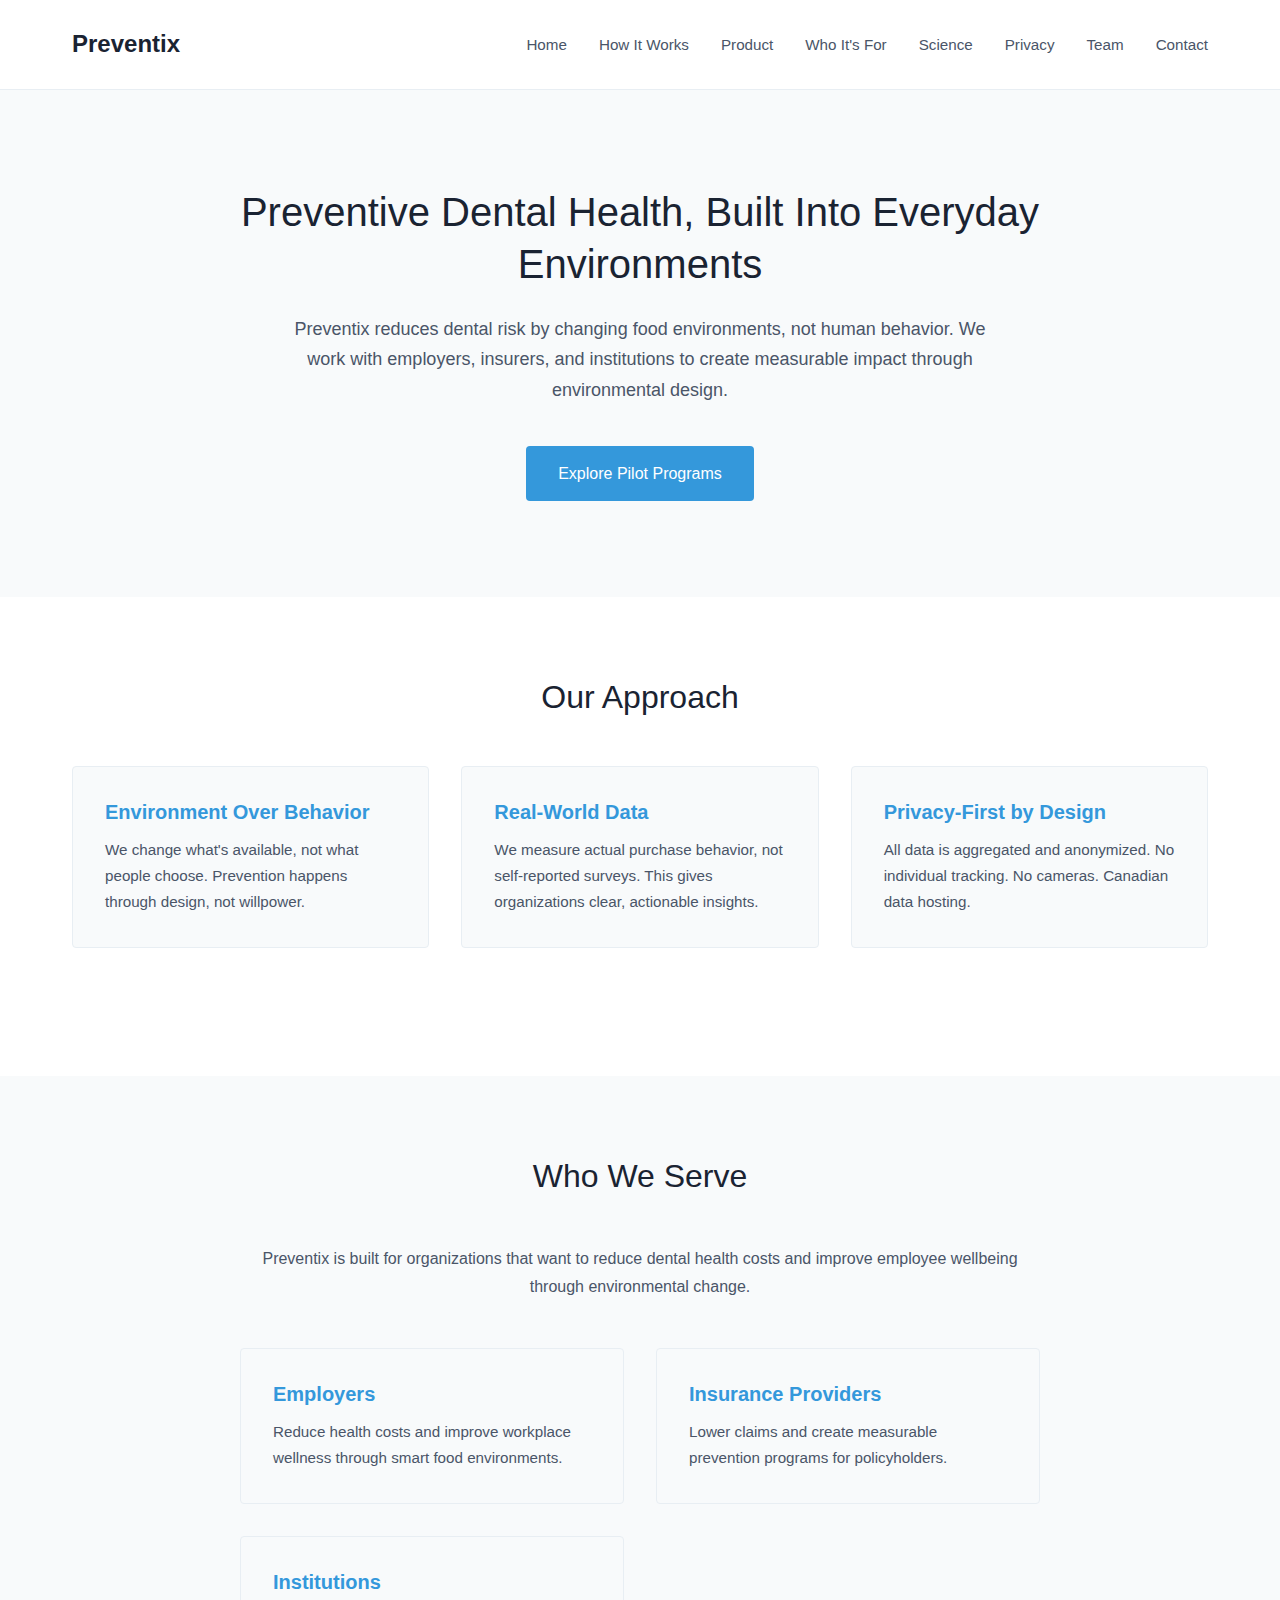
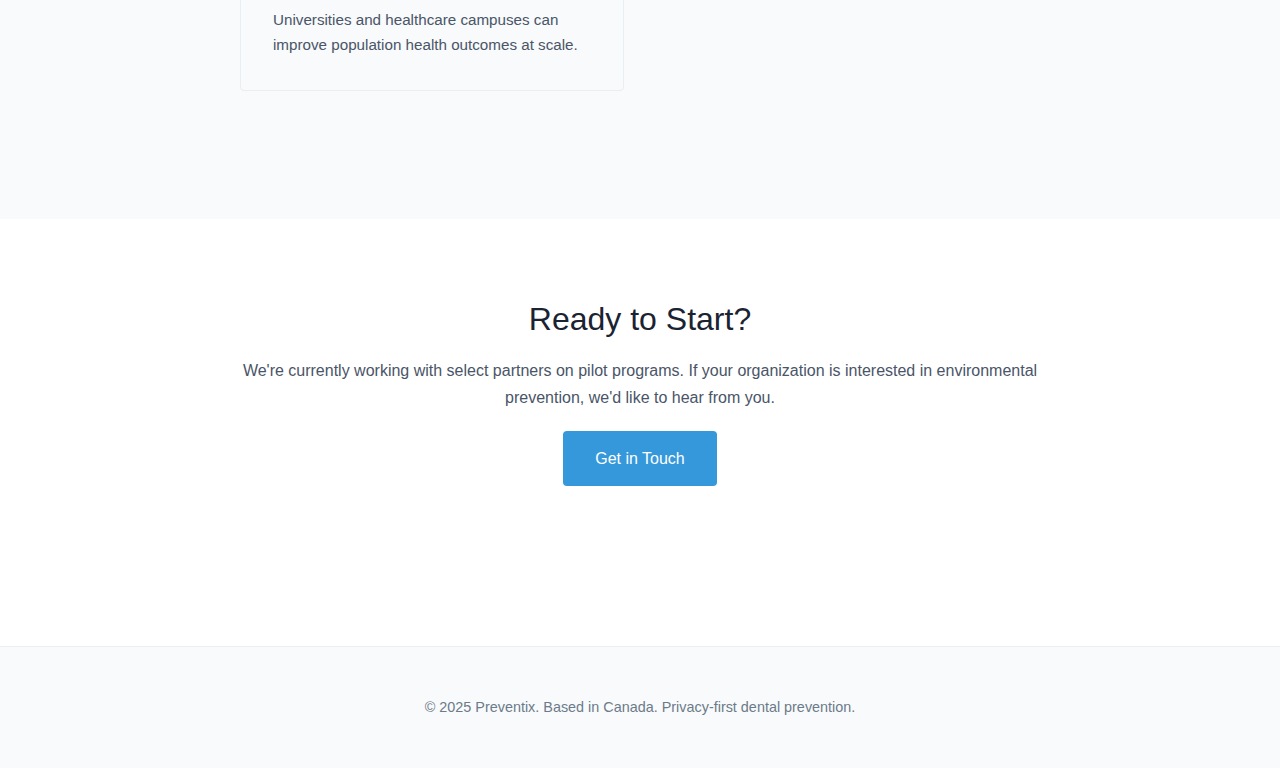
<file: index.html>
<!DOCTYPE html>
<html lang="en">
<head>
    <meta charset="UTF-8">
    <meta name="viewport" content="width=device-width, initial-scale=1.0">
    <title>Preventix - Preventive Dental Health for Organizations</title>
    <meta name="description" content="Preventix reduces dental risk by changing food environments. Built for employers, insurers, and institutions.">
    <link rel="stylesheet" href="css/styles.css">
</head>
<body>
    <header>
        <nav>
            <div class="logo">Preventix</div>
            <ul class="nav-links">
                <li><a href="index.html">Home</a></li>
                <li><a href="how-it-works.html">How It Works</a></li>
                <li><a href="product.html">Product</a></li>
                <li><a href="who-its-for.html">Who It's For</a></li>
                <li><a href="science.html">Science</a></li>
                <li><a href="privacy.html">Privacy</a></li>
                <li><a href="team.html">Team</a></li>
                <li><a href="contact.html">Contact</a></li>
            </ul>
        </nav>
    </header>

    <main>
        <section class="hero">
            <div class="container">
                <h1>Preventive Dental Health, Built Into Everyday Environments</h1>
                <p>Preventix reduces dental risk by changing food environments, not human behavior. We work with employers, insurers, and institutions to create measurable impact through environmental design.</p>
                <a href="contact.html" class="btn">Explore Pilot Programs</a>
            </div>
        </section>

        <section>
            <div class="container">
                <h2 class="section-title">Our Approach</h2>
                <div class="pillars">
                    <div class="pillar">
                        <h3>Environment Over Behavior</h3>
                        <p>We change what's available, not what people choose. Prevention happens through design, not willpower.</p>
                    </div>
                    <div class="pillar">
                        <h3>Real-World Data</h3>
                        <p>We measure actual purchase behavior, not self-reported surveys. This gives organizations clear, actionable insights.</p>
                    </div>
                    <div class="pillar">
                        <h3>Privacy-First by Design</h3>
                        <p>All data is aggregated and anonymized. No individual tracking. No cameras. Canadian data hosting.</p>
                    </div>
                </div>
            </div>
        </section>

        <section style="background-color: #f8fafb;">
            <div class="container">
                <div class="content-section">
                    <h2 class="section-title">Who We Serve</h2>
                    <p class="text-center">Preventix is built for organizations that want to reduce dental health costs and improve employee wellbeing through environmental change.</p>
                    <div class="pillars">
                        <div class="pillar">
                            <h3>Employers</h3>
                            <p>Reduce health costs and improve workplace wellness through smart food environments.</p>
                        </div>
                        <div class="pillar">
                            <h3>Insurance Providers</h3>
                            <p>Lower claims and create measurable prevention programs for policyholders.</p>
                        </div>
                        <div class="pillar">
                            <h3>Institutions</h3>
                            <p>Universities and healthcare campuses can improve population health outcomes at scale.</p>
                        </div>
                    </div>
                </div>
            </div>
        </section>

        <section>
            <div class="container">
                <div class="content-section text-center">
                    <h2>Ready to Start?</h2>
                    <p>We're currently working with select partners on pilot programs. If your organization is interested in environmental prevention, we'd like to hear from you.</p>
                    <a href="contact.html" class="btn">Get in Touch</a>
                </div>
            </div>
        </section>
    </main>

    <footer>
        <div class="container">
            <p>&copy; 2025 Preventix. Based in Canada. Privacy-first dental prevention.</p>
        </div>
    </footer>
</body>
</html>
</file>
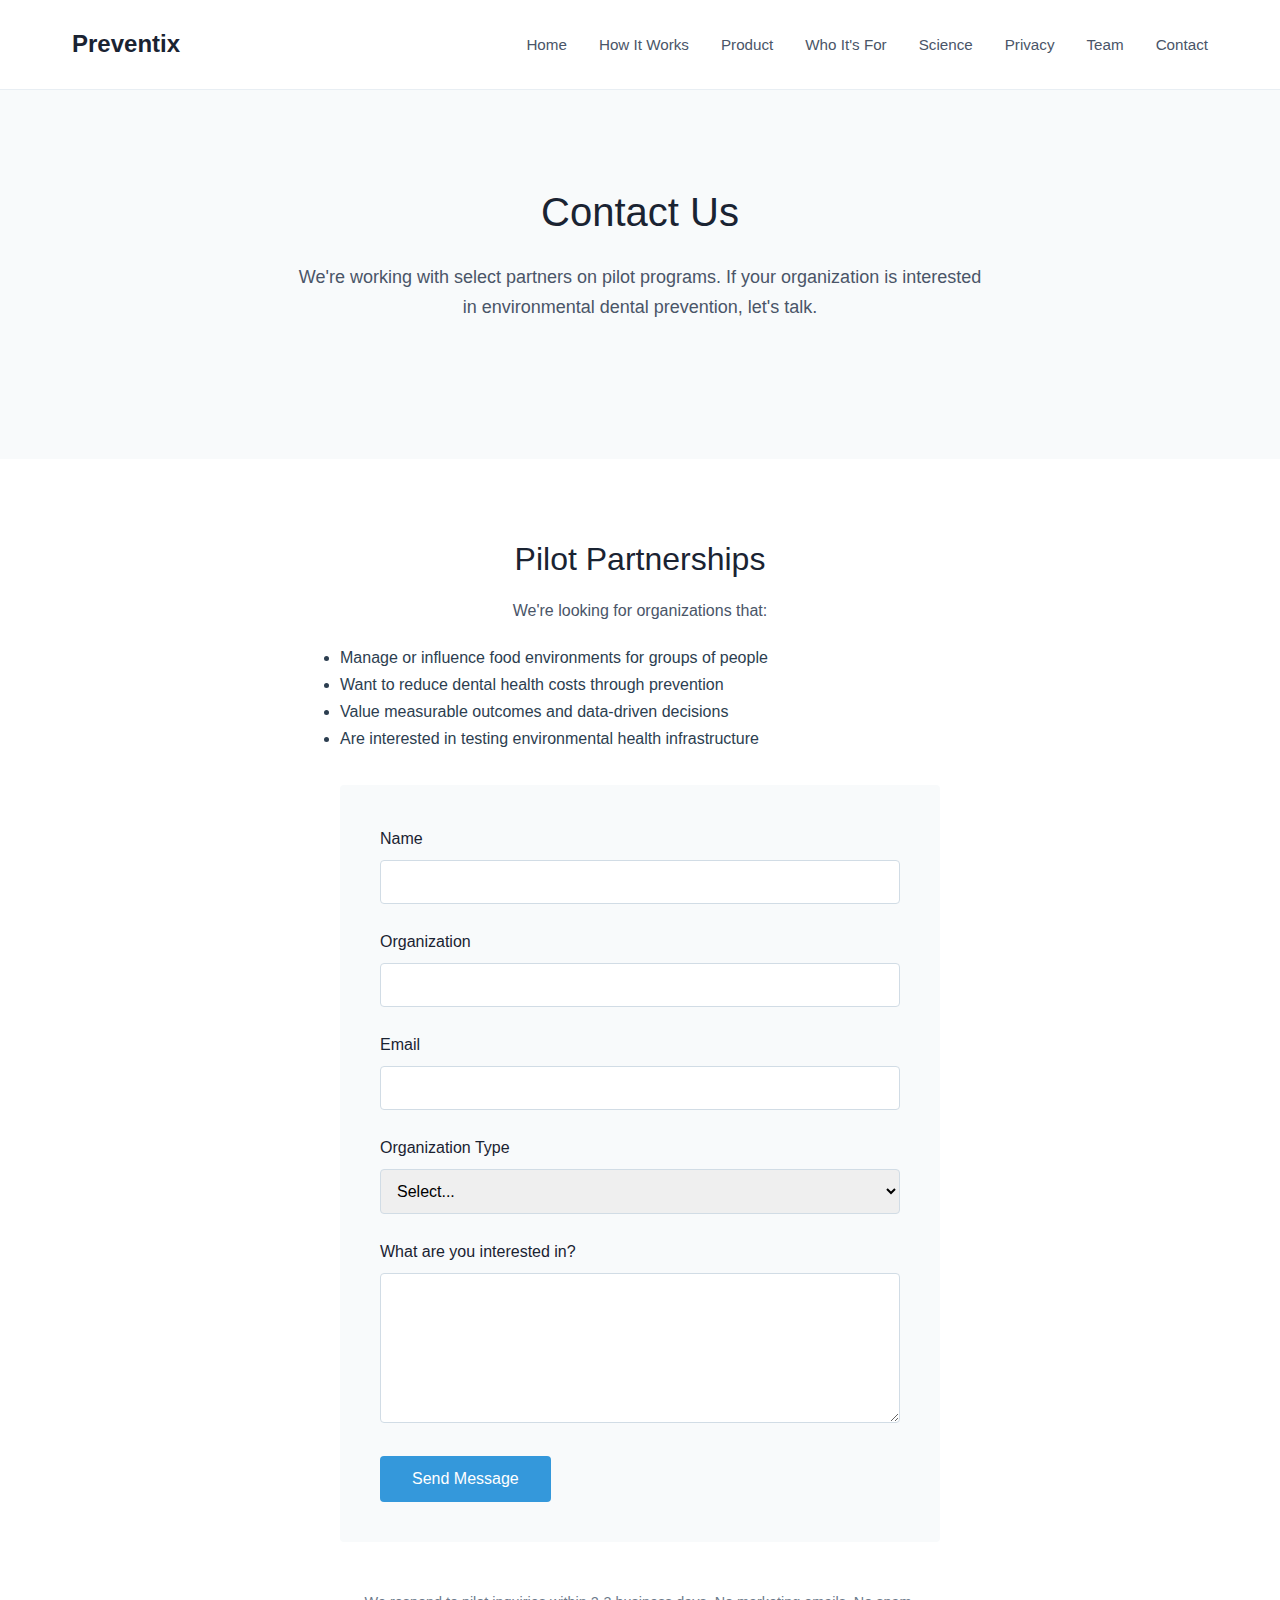
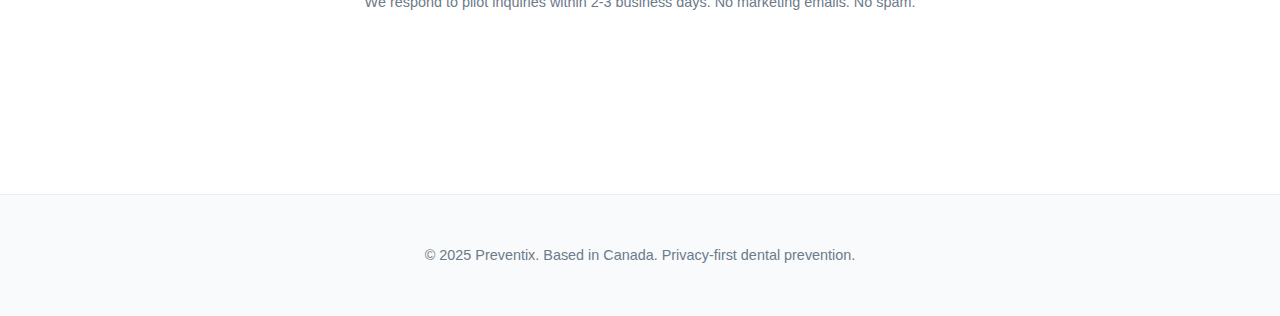
<file: contact.html>
<!DOCTYPE html>
<html lang="en">
<head>
    <meta charset="UTF-8">
    <meta name="viewport" content="width=device-width, initial-scale=1.0">
    <title>Contact - Preventix</title>
    <meta name="description" content="Get in touch to discuss pilot programs and partnership opportunities.">
    <link rel="stylesheet" href="css/styles.css">
</head>
<body>
    <header>
        <nav>
            <div class="logo">Preventix</div>
            <ul class="nav-links">
                <li><a href="index.html">Home</a></li>
                <li><a href="how-it-works.html">How It Works</a></li>
                <li><a href="product.html">Product</a></li>
                <li><a href="who-its-for.html">Who It's For</a></li>
                <li><a href="science.html">Science</a></li>
                <li><a href="privacy.html">Privacy</a></li>
                <li><a href="team.html">Team</a></li>
                <li><a href="contact.html">Contact</a></li>
            </ul>
        </nav>
    </header>

    <main>
        <section class="hero">
            <div class="container">
                <h1>Contact Us</h1>
                <p>We're working with select partners on pilot programs. If your organization is interested in environmental dental prevention, let's talk.</p>
            </div>
        </section>

        <section>
            <div class="container">
                <div class="content-section">
                    <h2 class="text-center">Pilot Partnerships</h2>
                    <p class="text-center">We're looking for organizations that:</p>
                    <ul style="max-width: 600px; margin: 0 auto 2rem;">
                        <li>Manage or influence food environments for groups of people</li>
                        <li>Want to reduce dental health costs through prevention</li>
                        <li>Value measurable outcomes and data-driven decisions</li>
                        <li>Are interested in testing environmental health infrastructure</li>
                    </ul>

                    <form class="contact-form" action="#" method="post">
                        <div class="form-group">
                            <label for="name">Name</label>
                            <input type="text" id="name" name="name" required>
                        </div>

                        <div class="form-group">
                            <label for="organization">Organization</label>
                            <input type="text" id="organization" name="organization" required>
                        </div>

                        <div class="form-group">
                            <label for="email">Email</label>
                            <input type="email" id="email" name="email" required>
                        </div>

                        <div class="form-group">
                            <label for="organization-type">Organization Type</label>
                            <select id="organization-type" name="organization-type" required style="width: 100%; padding: 0.75rem; border: 1px solid #d1dce5; border-radius: 4px; font-family: inherit; font-size: 1rem;">
                                <option value="">Select...</option>
                                <option value="employer">Employer</option>
                                <option value="insurance">Insurance Provider</option>
                                <option value="university">University / Educational Institution</option>
                                <option value="healthcare">Healthcare Campus</option>
                                <option value="other">Other</option>
                            </select>
                        </div>

                        <div class="form-group">
                            <label for="message">What are you interested in?</label>
                            <textarea id="message" name="message" required></textarea>
                        </div>

                        <button type="submit" class="btn">Send Message</button>
                    </form>

                    <div class="mt-3 text-center">
                        <p style="color: #6c7a8a; font-size: 0.9rem;">We respond to pilot inquiries within 2-3 business days. No marketing emails. No spam.</p>
                    </div>
                </div>
            </div>
        </section>
    </main>

    <footer>
        <div class="container">
            <p>&copy; 2025 Preventix. Based in Canada. Privacy-first dental prevention.</p>
        </div>
    </footer>
</body>
</html>
</file>
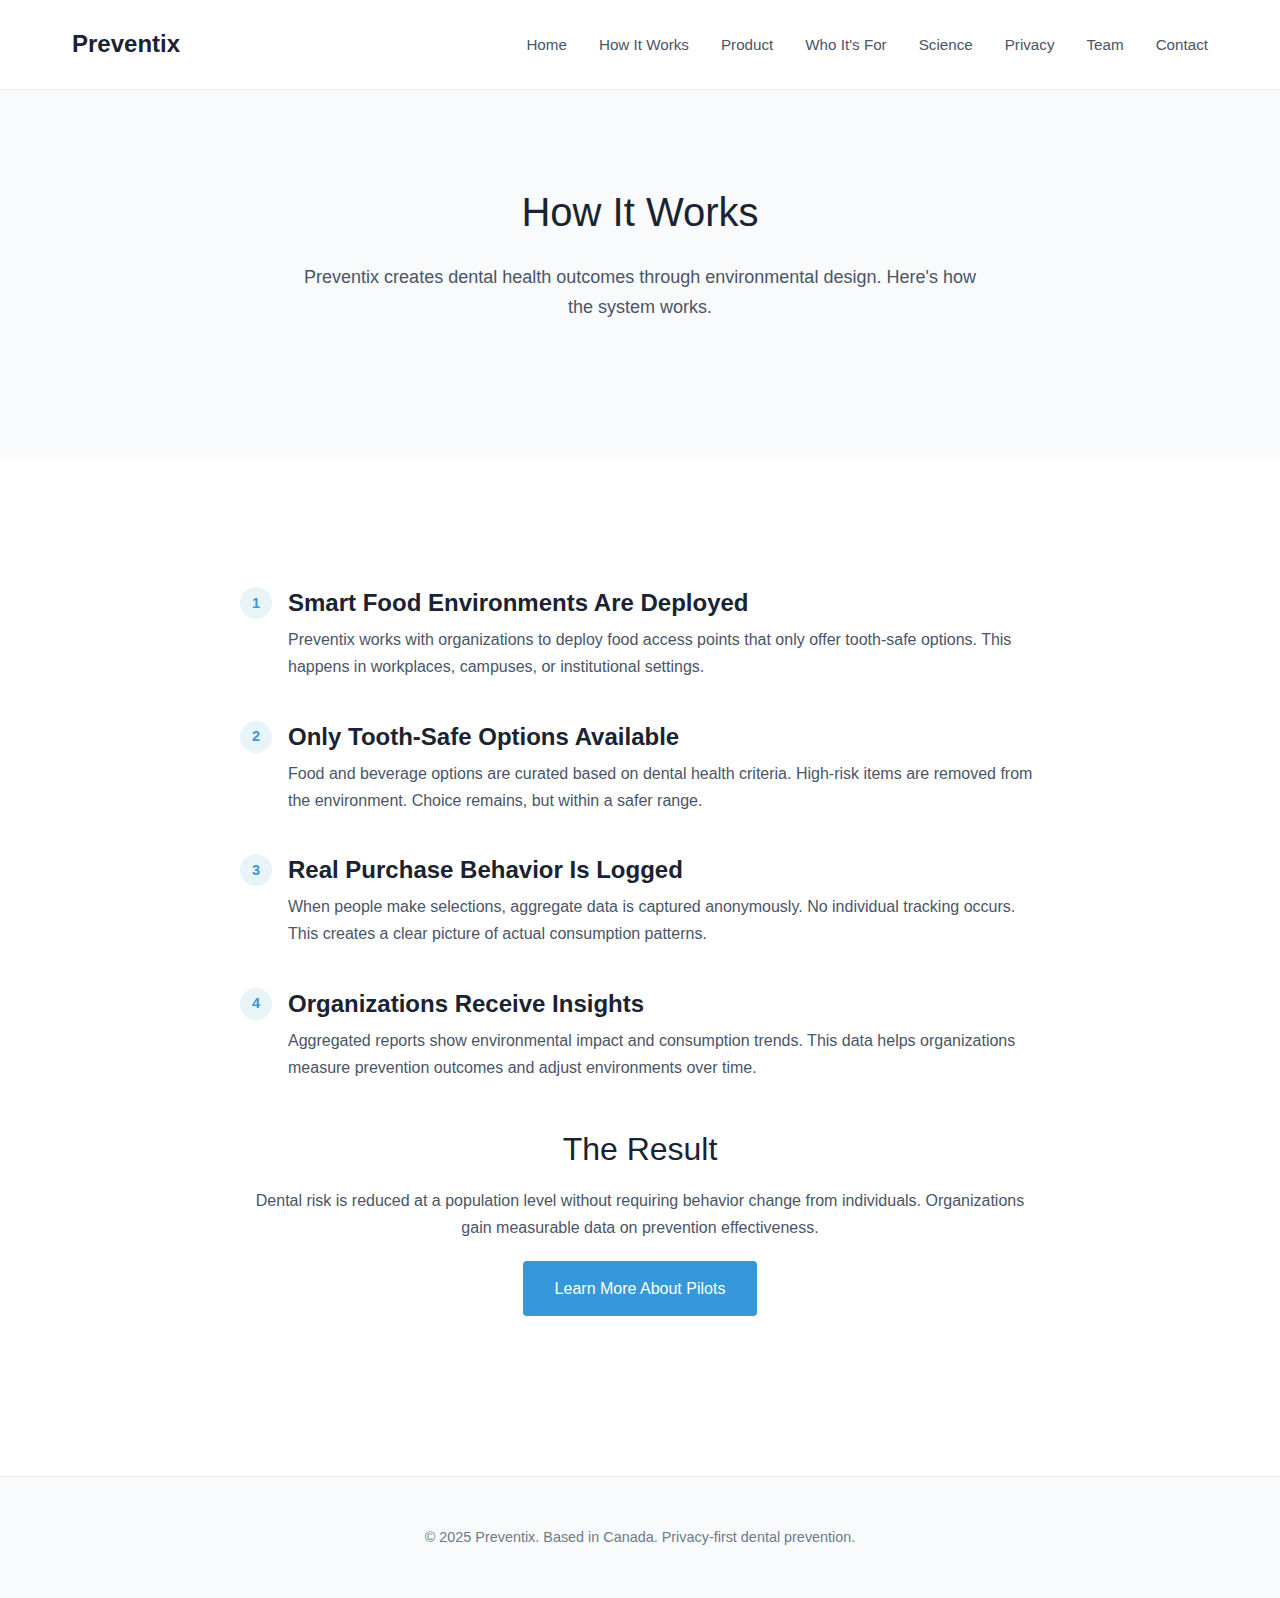
<file: how-it-works.html>
<!DOCTYPE html>
<html lang="en">
<head>
    <meta charset="UTF-8">
    <meta name="viewport" content="width=device-width, initial-scale=1.0">
    <title>How It Works - Preventix</title>
    <meta name="description" content="Learn how Preventix creates preventive dental health environments.">
    <link rel="stylesheet" href="css/styles.css">
</head>
<body>
    <header>
        <nav>
            <div class="logo">Preventix</div>
            <ul class="nav-links">
                <li><a href="index.html">Home</a></li>
                <li><a href="how-it-works.html">How It Works</a></li>
                <li><a href="product.html">Product</a></li>
                <li><a href="who-its-for.html">Who It's For</a></li>
                <li><a href="science.html">Science</a></li>
                <li><a href="privacy.html">Privacy</a></li>
                <li><a href="team.html">Team</a></li>
                <li><a href="contact.html">Contact</a></li>
            </ul>
        </nav>
    </header>

    <main>
        <section class="hero">
            <div class="container">
                <h1>How It Works</h1>
                <p>Preventix creates dental health outcomes through environmental design. Here's how the system works.</p>
            </div>
        </section>

        <section>
            <div class="container">
                <div class="content-section">
                    <div class="steps">
                        <div class="step" data-number="1">
                            <h3>Smart Food Environments Are Deployed</h3>
                            <p>Preventix works with organizations to deploy food access points that only offer tooth-safe options. This happens in workplaces, campuses, or institutional settings.</p>
                        </div>

                        <div class="step" data-number="2">
                            <h3>Only Tooth-Safe Options Available</h3>
                            <p>Food and beverage options are curated based on dental health criteria. High-risk items are removed from the environment. Choice remains, but within a safer range.</p>
                        </div>

                        <div class="step" data-number="3">
                            <h3>Real Purchase Behavior Is Logged</h3>
                            <p>When people make selections, aggregate data is captured anonymously. No individual tracking occurs. This creates a clear picture of actual consumption patterns.</p>
                        </div>

                        <div class="step" data-number="4">
                            <h3>Organizations Receive Insights</h3>
                            <p>Aggregated reports show environmental impact and consumption trends. This data helps organizations measure prevention outcomes and adjust environments over time.</p>
                        </div>
                    </div>

                    <div class="mt-3 text-center">
                        <h2>The Result</h2>
                        <p>Dental risk is reduced at a population level without requiring behavior change from individuals. Organizations gain measurable data on prevention effectiveness.</p>
                        <a href="contact.html" class="btn">Learn More About Pilots</a>
                    </div>
                </div>
            </div>
        </section>
    </main>

    <footer>
        <div class="container">
            <p>&copy; 2025 Preventix. Based in Canada. Privacy-first dental prevention.</p>
        </div>
    </footer>
</body>
</html>
</file>
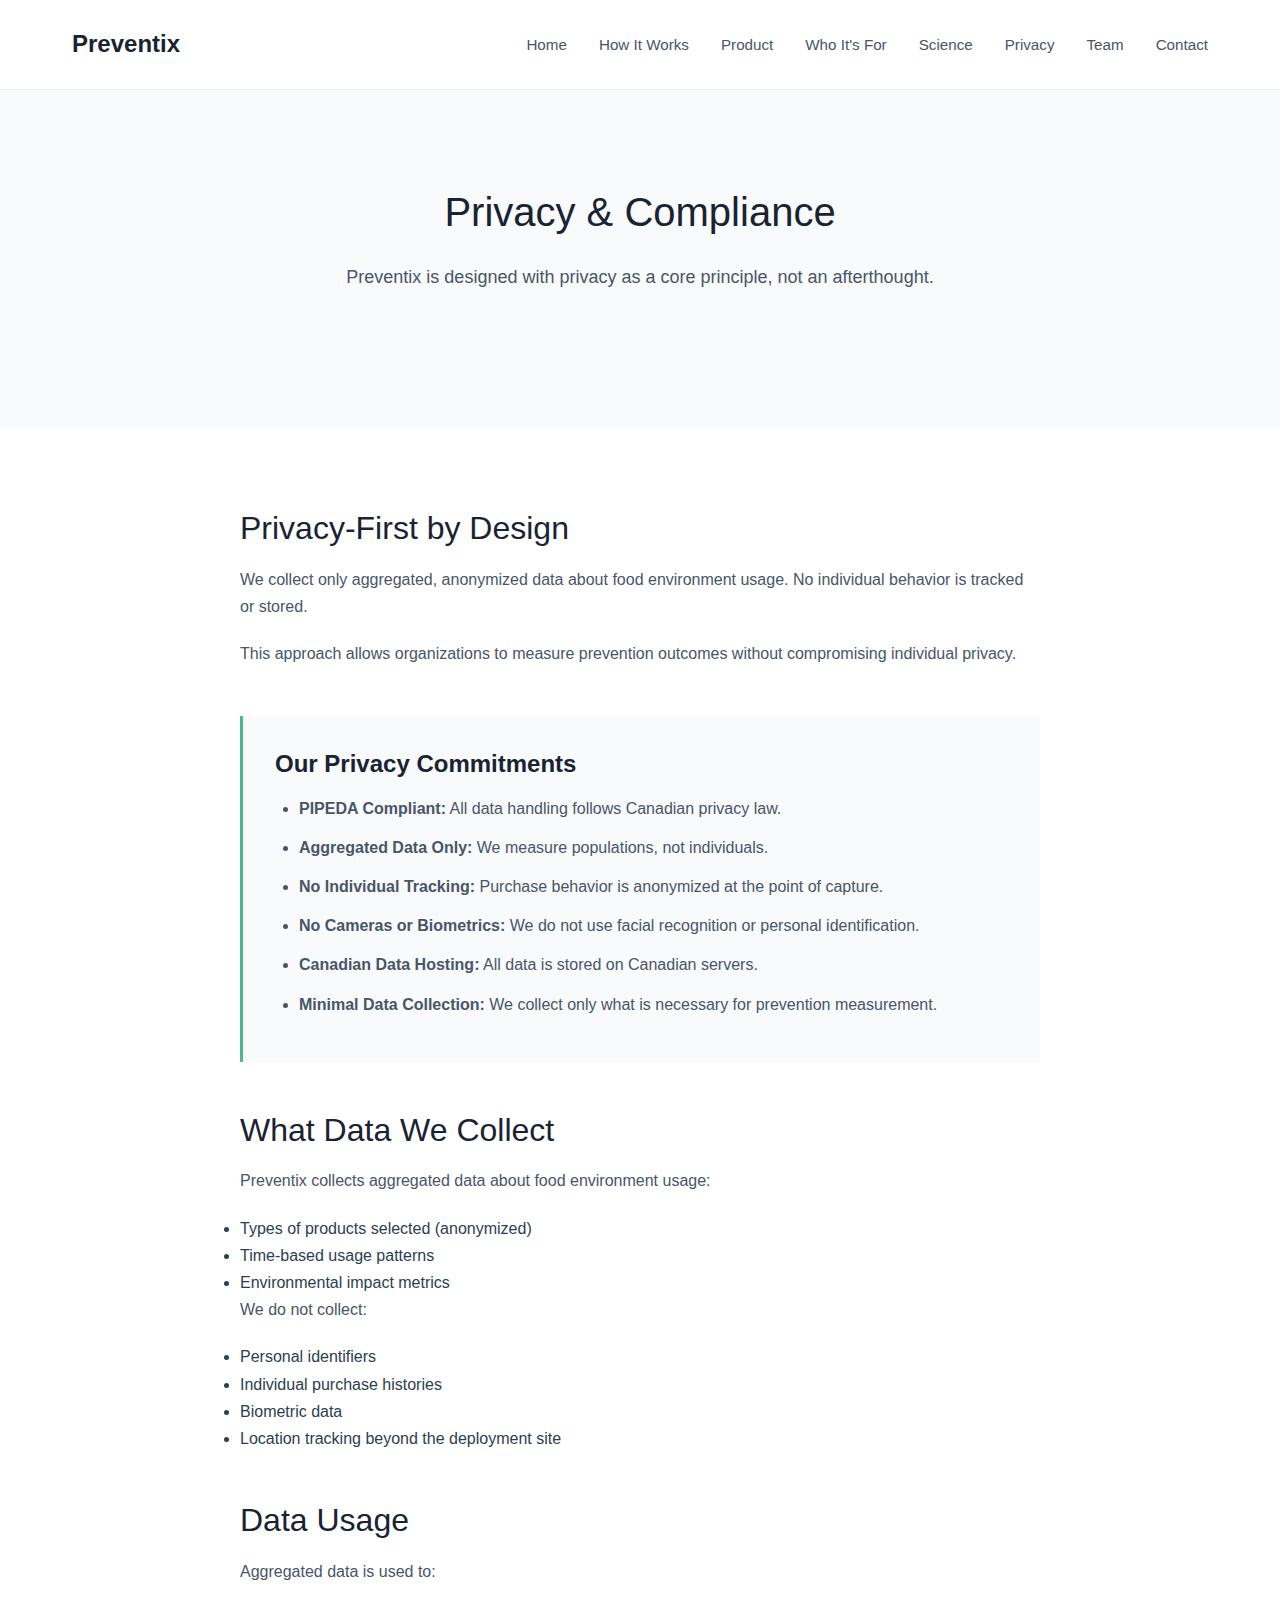
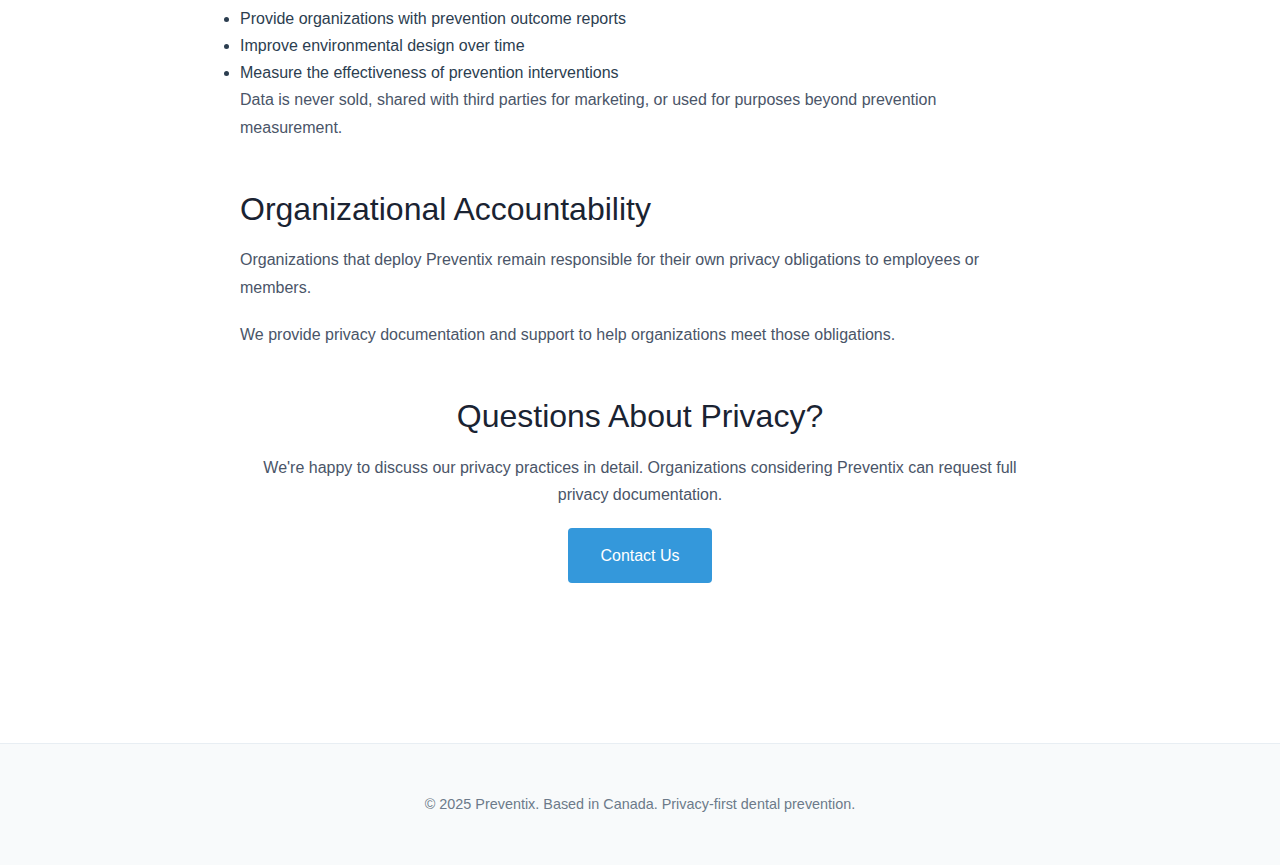
<file: privacy.html>
<!DOCTYPE html>
<html lang="en">
<head>
    <meta charset="UTF-8">
    <meta name="viewport" content="width=device-width, initial-scale=1.0">
    <title>Privacy & Compliance - Preventix</title>
    <meta name="description" content="Privacy-first data practices and Canadian compliance standards.">
    <link rel="stylesheet" href="css/styles.css">
</head>
<body>
    <header>
        <nav>
            <div class="logo">Preventix</div>
            <ul class="nav-links">
                <li><a href="index.html">Home</a></li>
                <li><a href="how-it-works.html">How It Works</a></li>
                <li><a href="product.html">Product</a></li>
                <li><a href="who-its-for.html">Who It's For</a></li>
                <li><a href="science.html">Science</a></li>
                <li><a href="privacy.html">Privacy</a></li>
                <li><a href="team.html">Team</a></li>
                <li><a href="contact.html">Contact</a></li>
            </ul>
        </nav>
    </header>

    <main>
        <section class="hero">
            <div class="container">
                <h1>Privacy & Compliance</h1>
                <p>Preventix is designed with privacy as a core principle, not an afterthought.</p>
            </div>
        </section>

        <section>
            <div class="container">
                <div class="content-section">
                    <h2>Privacy-First by Design</h2>
                    <p>We collect only aggregated, anonymized data about food environment usage. No individual behavior is tracked or stored.</p>
                    <p>This approach allows organizations to measure prevention outcomes without compromising individual privacy.</p>

                    <div class="privacy-features mt-3">
                        <h3>Our Privacy Commitments</h3>
                        <ul>
                            <li><strong>PIPEDA Compliant:</strong> All data handling follows Canadian privacy law.</li>
                            <li><strong>Aggregated Data Only:</strong> We measure populations, not individuals.</li>
                            <li><strong>No Individual Tracking:</strong> Purchase behavior is anonymized at the point of capture.</li>
                            <li><strong>No Cameras or Biometrics:</strong> We do not use facial recognition or personal identification.</li>
                            <li><strong>Canadian Data Hosting:</strong> All data is stored on Canadian servers.</li>
                            <li><strong>Minimal Data Collection:</strong> We collect only what is necessary for prevention measurement.</li>
                        </ul>
                    </div>

                    <div class="mt-3">
                        <h2>What Data We Collect</h2>
                        <p>Preventix collects aggregated data about food environment usage:</p>
                        <ul>
                            <li>Types of products selected (anonymized)</li>
                            <li>Time-based usage patterns</li>
                            <li>Environmental impact metrics</li>
                        </ul>
                        <p>We do not collect:</p>
                        <ul>
                            <li>Personal identifiers</li>
                            <li>Individual purchase histories</li>
                            <li>Biometric data</li>
                            <li>Location tracking beyond the deployment site</li>
                        </ul>
                    </div>

                    <div class="mt-3">
                        <h2>Data Usage</h2>
                        <p>Aggregated data is used to:</p>
                        <ul>
                            <li>Provide organizations with prevention outcome reports</li>
                            <li>Improve environmental design over time</li>
                            <li>Measure the effectiveness of prevention interventions</li>
                        </ul>
                        <p>Data is never sold, shared with third parties for marketing, or used for purposes beyond prevention measurement.</p>
                    </div>

                    <div class="mt-3">
                        <h2>Organizational Accountability</h2>
                        <p>Organizations that deploy Preventix remain responsible for their own privacy obligations to employees or members.</p>
                        <p>We provide privacy documentation and support to help organizations meet those obligations.</p>
                    </div>

                    <div class="mt-3 text-center">
                        <h2>Questions About Privacy?</h2>
                        <p>We're happy to discuss our privacy practices in detail. Organizations considering Preventix can request full privacy documentation.</p>
                        <a href="contact.html" class="btn">Contact Us</a>
                    </div>
                </div>
            </div>
        </section>
    </main>

    <footer>
        <div class="container">
            <p>&copy; 2025 Preventix. Based in Canada. Privacy-first dental prevention.</p>
        </div>
    </footer>
</body>
</html>
</file>
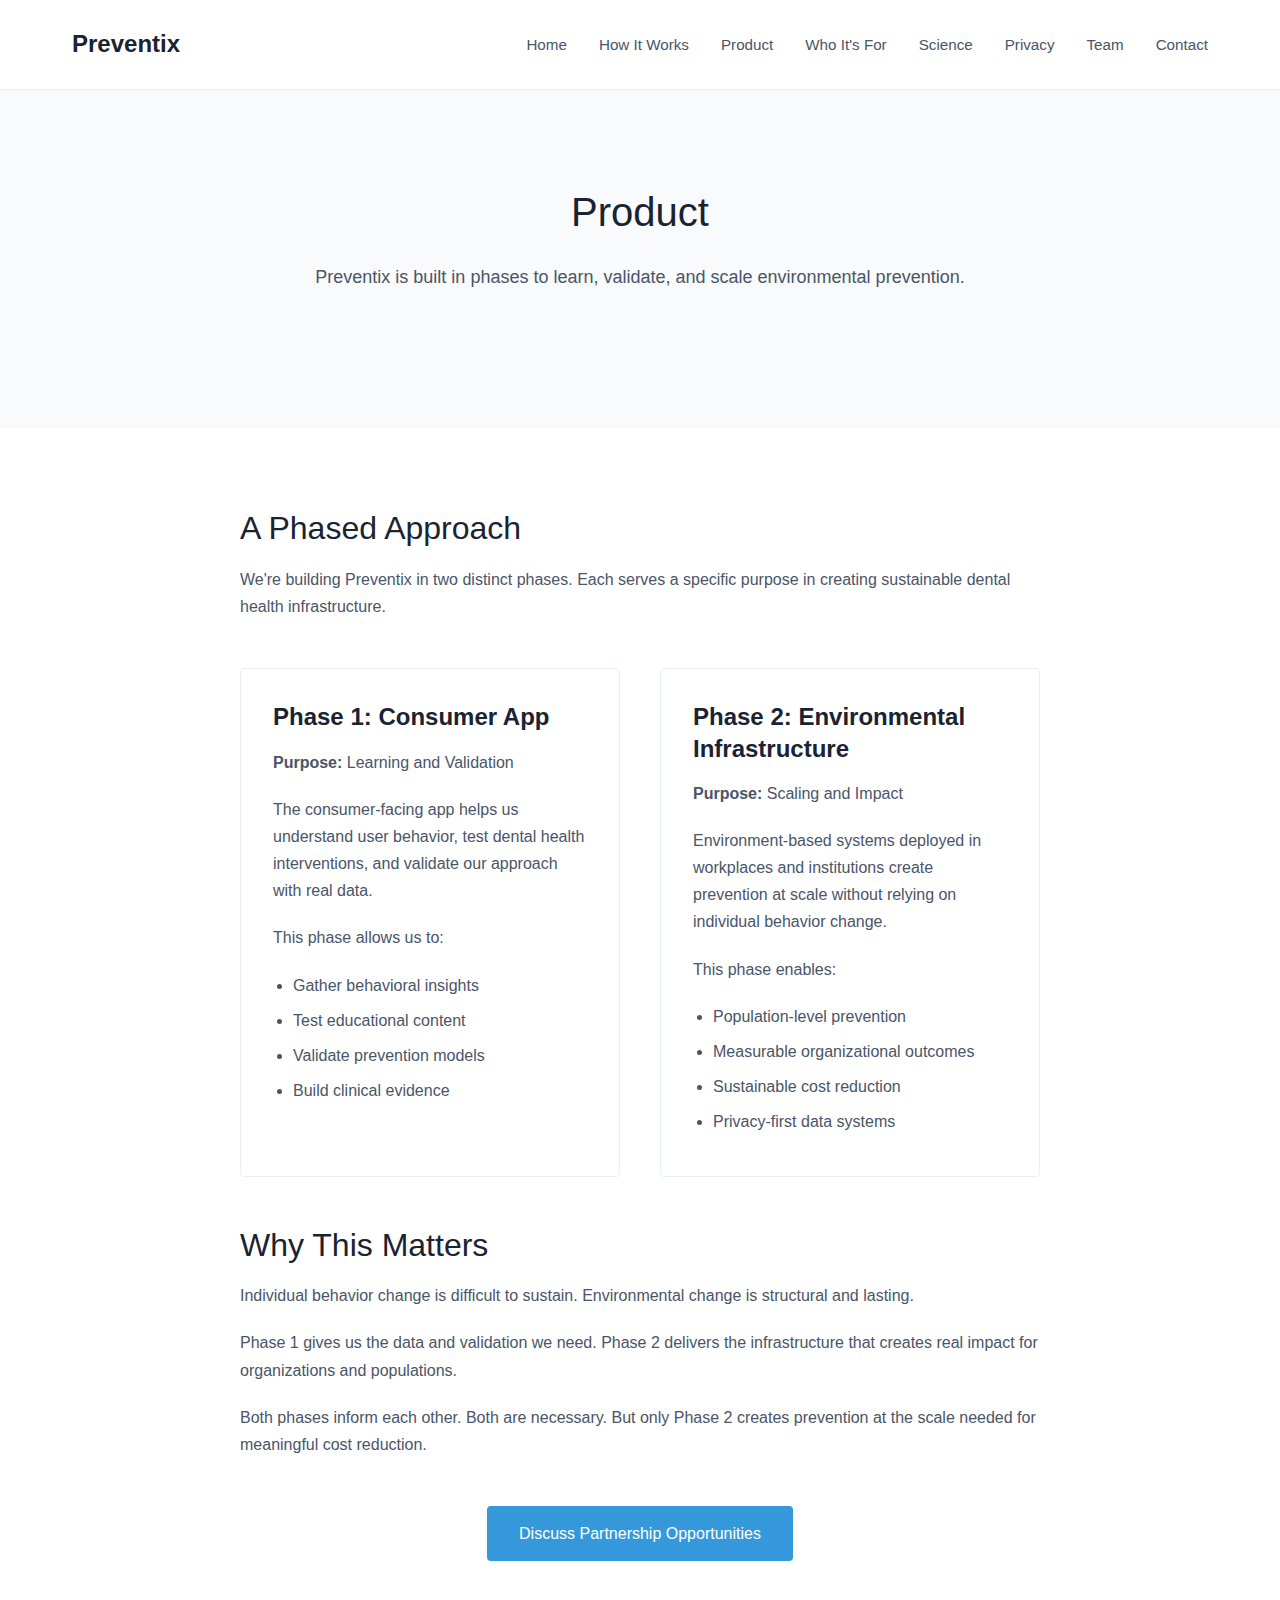
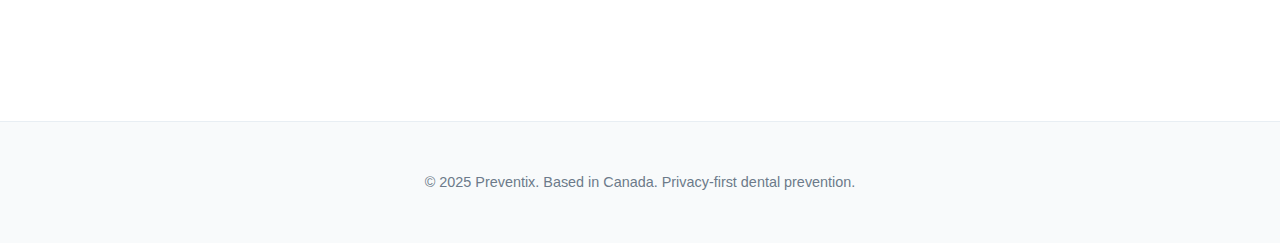
<file: product.html>
<!DOCTYPE html>
<html lang="en">
<head>
    <meta charset="UTF-8">
    <meta name="viewport" content="width=device-width, initial-scale=1.0">
    <title>Product - Preventix</title>
    <meta name="description" content="Preventix product development: from consumer learning to environmental infrastructure.">
    <link rel="stylesheet" href="css/styles.css">
</head>
<body>
    <header>
        <nav>
            <div class="logo">Preventix</div>
            <ul class="nav-links">
                <li><a href="index.html">Home</a></li>
                <li><a href="how-it-works.html">How It Works</a></li>
                <li><a href="product.html">Product</a></li>
                <li><a href="who-its-for.html">Who It's For</a></li>
                <li><a href="science.html">Science</a></li>
                <li><a href="privacy.html">Privacy</a></li>
                <li><a href="team.html">Team</a></li>
                <li><a href="contact.html">Contact</a></li>
            </ul>
        </nav>
    </header>

    <main>
        <section class="hero">
            <div class="container">
                <h1>Product</h1>
                <p>Preventix is built in phases to learn, validate, and scale environmental prevention.</p>
            </div>
        </section>

        <section>
            <div class="container">
                <div class="content-section">
                    <h2>A Phased Approach</h2>
                    <p>We're building Preventix in two distinct phases. Each serves a specific purpose in creating sustainable dental health infrastructure.</p>

                    <div class="segments">
                        <div class="segment">
                            <h3>Phase 1: Consumer App</h3>
                            <p><strong>Purpose:</strong> Learning and Validation</p>
                            <p>The consumer-facing app helps us understand user behavior, test dental health interventions, and validate our approach with real data.</p>
                            <p>This phase allows us to:</p>
                            <ul>
                                <li>Gather behavioral insights</li>
                                <li>Test educational content</li>
                                <li>Validate prevention models</li>
                                <li>Build clinical evidence</li>
                            </ul>
                        </div>

                        <div class="segment">
                            <h3>Phase 2: Environmental Infrastructure</h3>
                            <p><strong>Purpose:</strong> Scaling and Impact</p>
                            <p>Environment-based systems deployed in workplaces and institutions create prevention at scale without relying on individual behavior change.</p>
                            <p>This phase enables:</p>
                            <ul>
                                <li>Population-level prevention</li>
                                <li>Measurable organizational outcomes</li>
                                <li>Sustainable cost reduction</li>
                                <li>Privacy-first data systems</li>
                            </ul>
                        </div>
                    </div>

                    <div class="mt-3">
                        <h2>Why This Matters</h2>
                        <p>Individual behavior change is difficult to sustain. Environmental change is structural and lasting.</p>
                        <p>Phase 1 gives us the data and validation we need. Phase 2 delivers the infrastructure that creates real impact for organizations and populations.</p>
                        <p>Both phases inform each other. Both are necessary. But only Phase 2 creates prevention at the scale needed for meaningful cost reduction.</p>
                    </div>

                    <div class="mt-3 text-center">
                        <a href="contact.html" class="btn">Discuss Partnership Opportunities</a>
                    </div>
                </div>
            </div>
        </section>
    </main>

    <footer>
        <div class="container">
            <p>&copy; 2025 Preventix. Based in Canada. Privacy-first dental prevention.</p>
        </div>
    </footer>
</body>
</html>
</file>
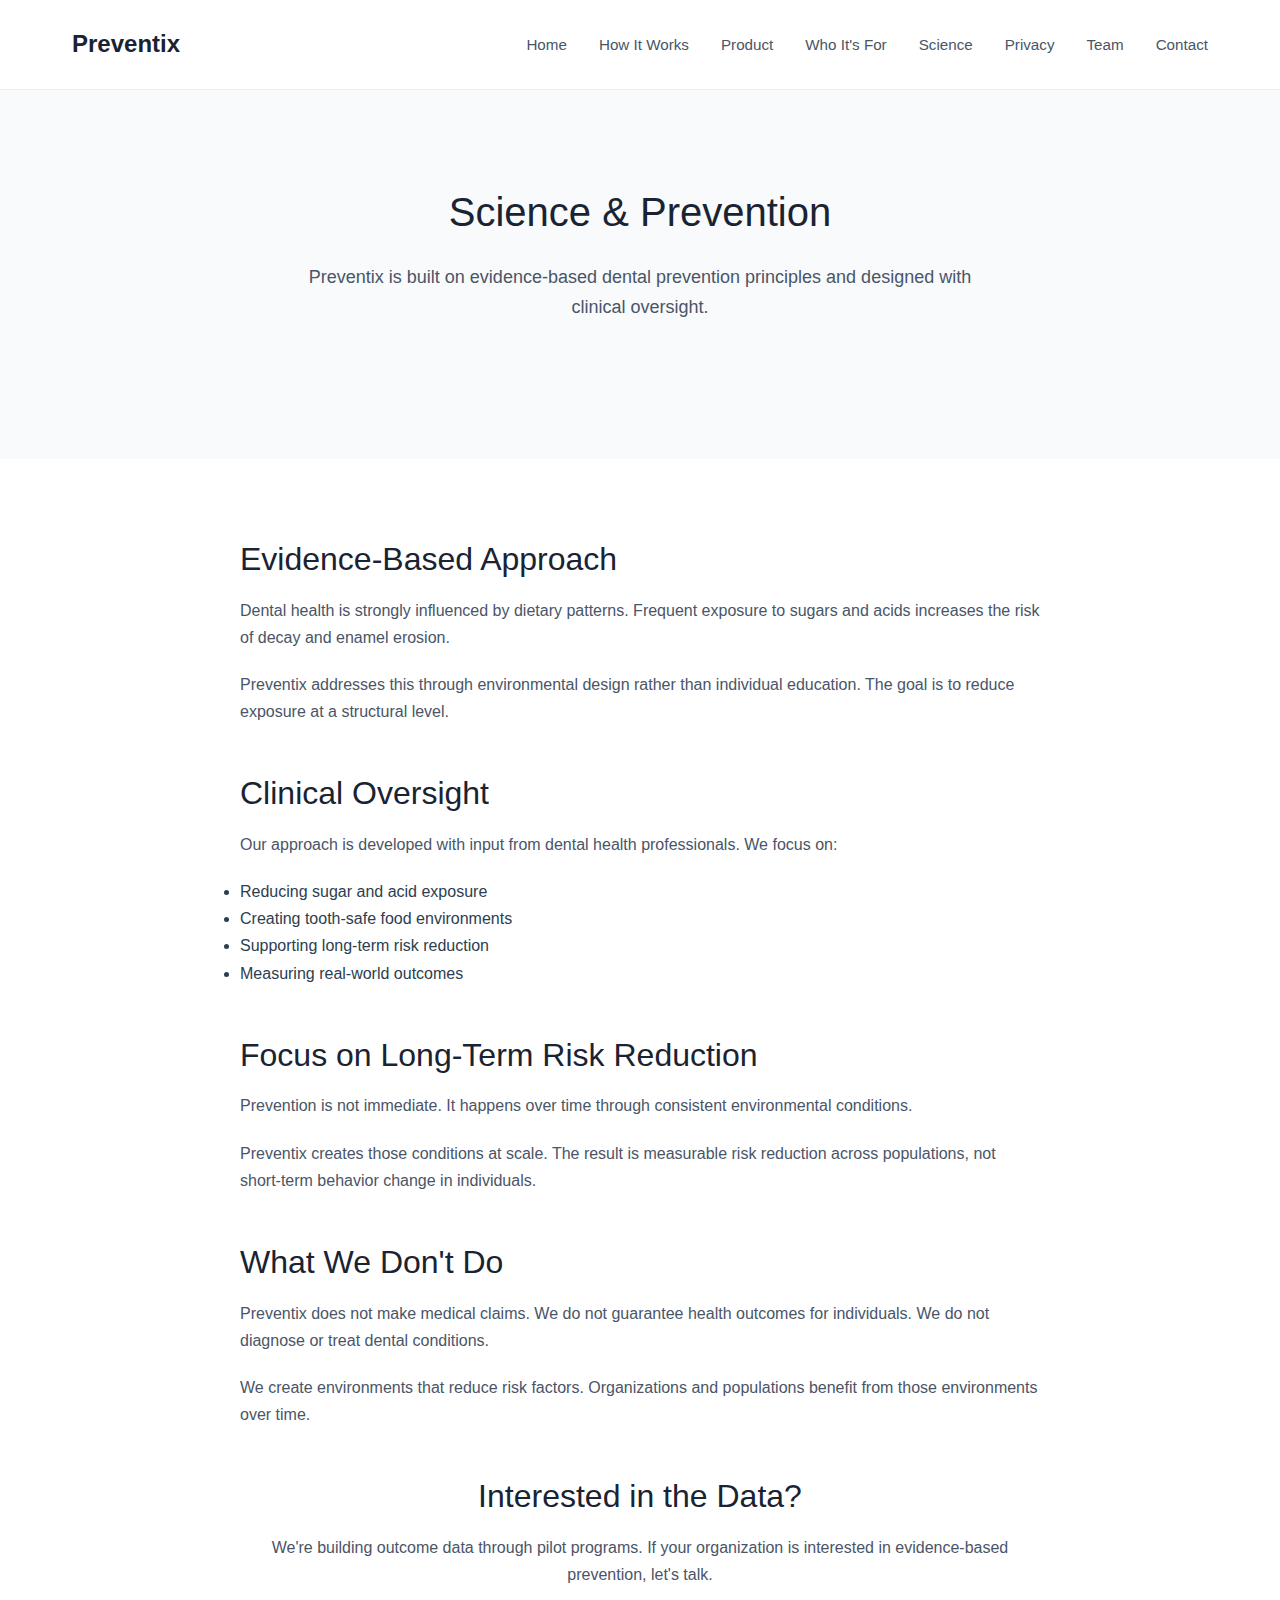
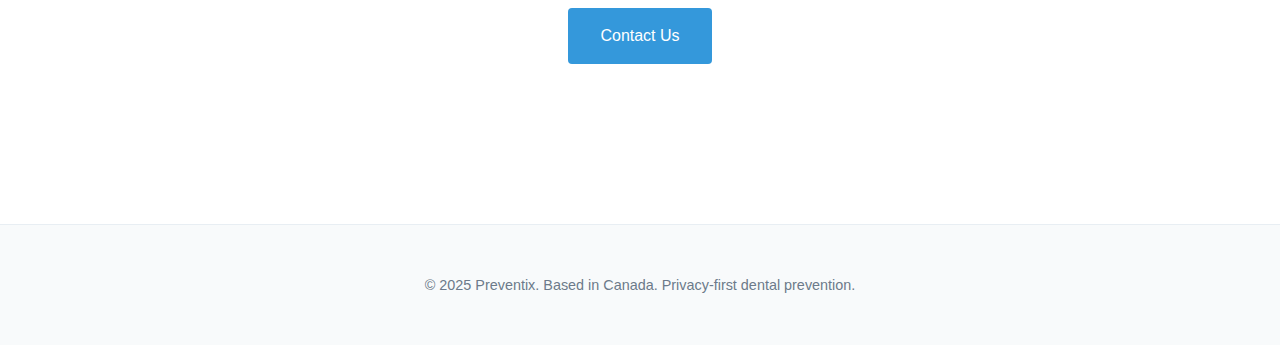
<file: science.html>
<!DOCTYPE html>
<html lang="en">
<head>
    <meta charset="UTF-8">
    <meta name="viewport" content="width=device-width, initial-scale=1.0">
    <title>Science & Prevention - Preventix</title>
    <meta name="description" content="Evidence-based dental prevention through environmental design.">
    <link rel="stylesheet" href="css/styles.css">
</head>
<body>
    <header>
        <nav>
            <div class="logo">Preventix</div>
            <ul class="nav-links">
                <li><a href="index.html">Home</a></li>
                <li><a href="how-it-works.html">How It Works</a></li>
                <li><a href="product.html">Product</a></li>
                <li><a href="who-its-for.html">Who It's For</a></li>
                <li><a href="science.html">Science</a></li>
                <li><a href="privacy.html">Privacy</a></li>
                <li><a href="team.html">Team</a></li>
                <li><a href="contact.html">Contact</a></li>
            </ul>
        </nav>
    </header>

    <main>
        <section class="hero">
            <div class="container">
                <h1>Science & Prevention</h1>
                <p>Preventix is built on evidence-based dental prevention principles and designed with clinical oversight.</p>
            </div>
        </section>

        <section>
            <div class="container">
                <div class="content-section">
                    <h2>Evidence-Based Approach</h2>
                    <p>Dental health is strongly influenced by dietary patterns. Frequent exposure to sugars and acids increases the risk of decay and enamel erosion.</p>
                    <p>Preventix addresses this through environmental design rather than individual education. The goal is to reduce exposure at a structural level.</p>

                    <div class="mt-3">
                        <h2>Clinical Oversight</h2>
                        <p>Our approach is developed with input from dental health professionals. We focus on:</p>
                        <ul>
                            <li>Reducing sugar and acid exposure</li>
                            <li>Creating tooth-safe food environments</li>
                            <li>Supporting long-term risk reduction</li>
                            <li>Measuring real-world outcomes</li>
                        </ul>
                    </div>

                    <div class="mt-3">
                        <h2>Focus on Long-Term Risk Reduction</h2>
                        <p>Prevention is not immediate. It happens over time through consistent environmental conditions.</p>
                        <p>Preventix creates those conditions at scale. The result is measurable risk reduction across populations, not short-term behavior change in individuals.</p>
                    </div>

                    <div class="mt-3">
                        <h2>What We Don't Do</h2>
                        <p>Preventix does not make medical claims. We do not guarantee health outcomes for individuals. We do not diagnose or treat dental conditions.</p>
                        <p>We create environments that reduce risk factors. Organizations and populations benefit from those environments over time.</p>
                    </div>

                    <div class="mt-3 text-center">
                        <h2>Interested in the Data?</h2>
                        <p>We're building outcome data through pilot programs. If your organization is interested in evidence-based prevention, let's talk.</p>
                        <a href="contact.html" class="btn">Contact Us</a>
                    </div>
                </div>
            </div>
        </section>
    </main>

    <footer>
        <div class="container">
            <p>&copy; 2025 Preventix. Based in Canada. Privacy-first dental prevention.</p>
        </div>
    </footer>
</body>
</html>
</file>
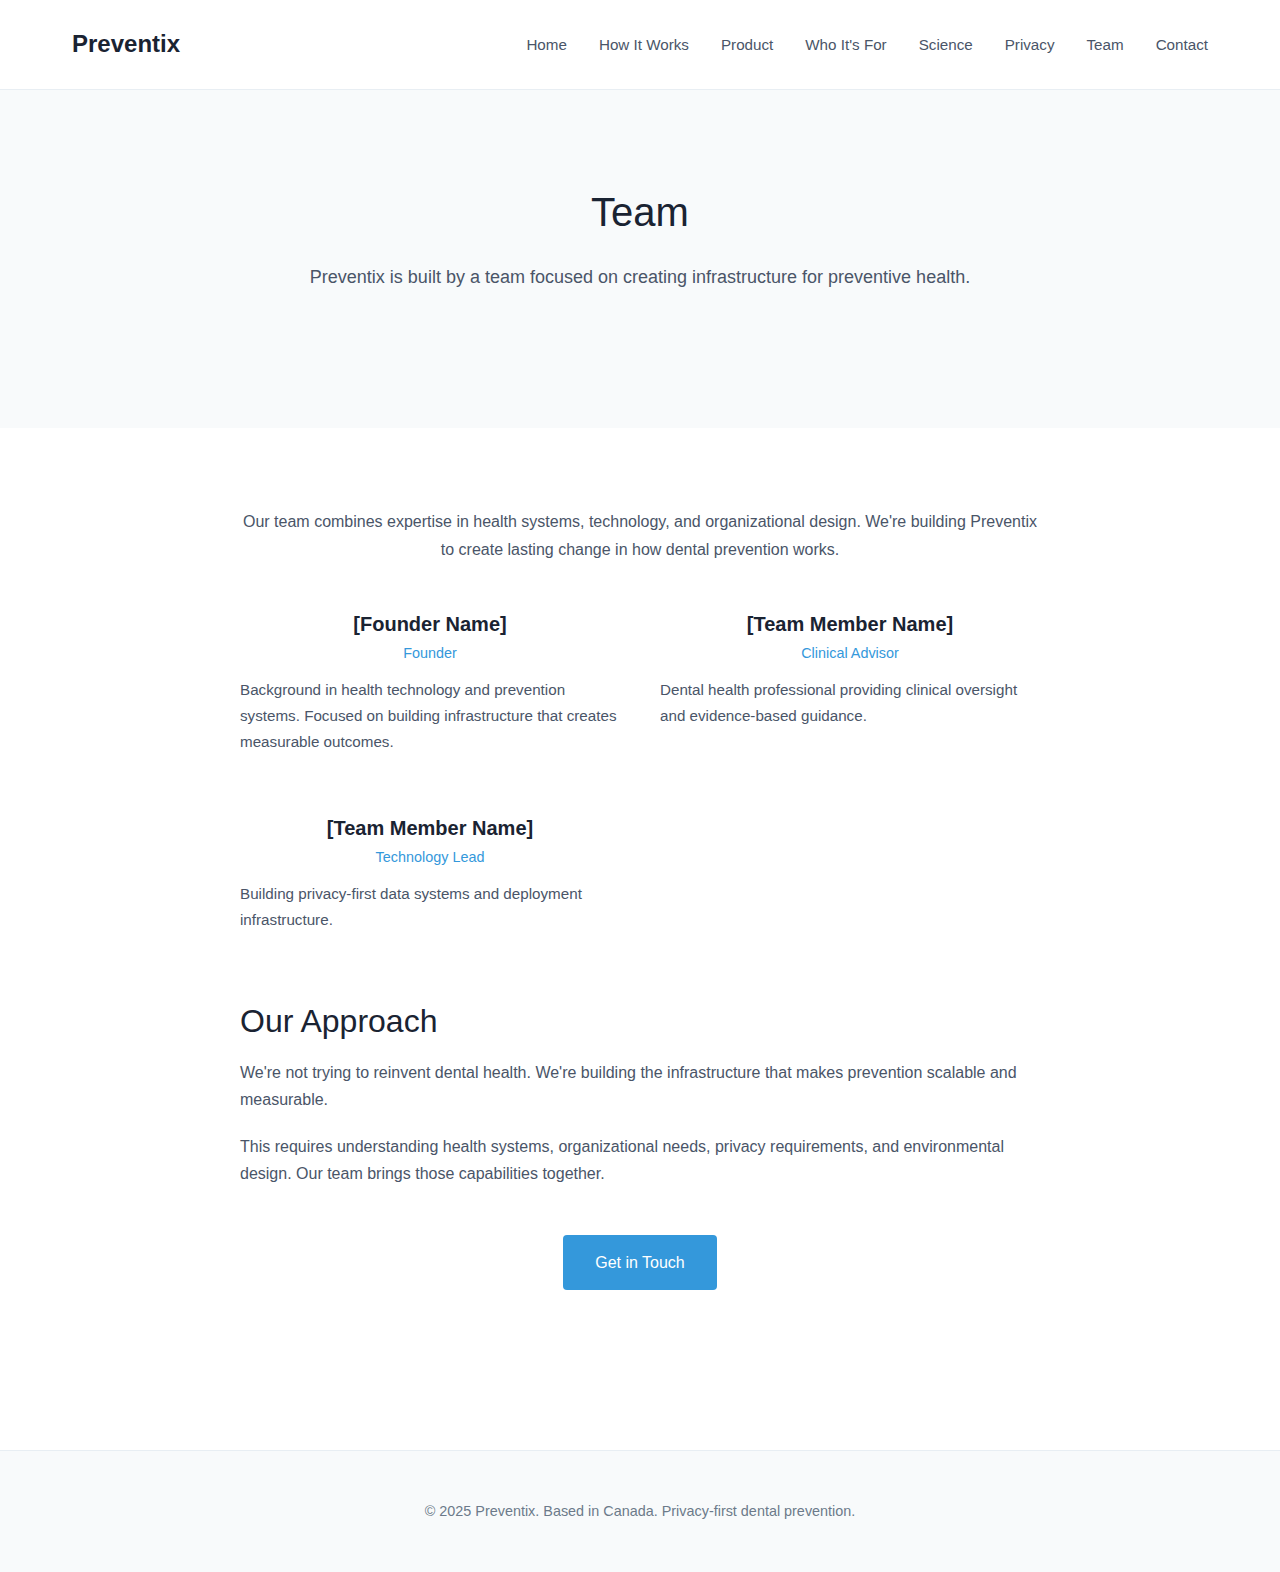
<file: team.html>
<!DOCTYPE html>
<html lang="en">
<head>
    <meta charset="UTF-8">
    <meta name="viewport" content="width=device-width, initial-scale=1.0">
    <title>Team - Preventix</title>
    <meta name="description" content="The team building preventive dental health infrastructure.">
    <link rel="stylesheet" href="css/styles.css">
</head>
<body>
    <header>
        <nav>
            <div class="logo">Preventix</div>
            <ul class="nav-links">
                <li><a href="index.html">Home</a></li>
                <li><a href="how-it-works.html">How It Works</a></li>
                <li><a href="product.html">Product</a></li>
                <li><a href="who-its-for.html">Who It's For</a></li>
                <li><a href="science.html">Science</a></li>
                <li><a href="privacy.html">Privacy</a></li>
                <li><a href="team.html">Team</a></li>
                <li><a href="contact.html">Contact</a></li>
            </ul>
        </nav>
    </header>

    <main>
        <section class="hero">
            <div class="container">
                <h1>Team</h1>
                <p>Preventix is built by a team focused on creating infrastructure for preventive health.</p>
            </div>
        </section>

        <section>
            <div class="container">
                <div class="content-section">
                    <p class="text-center">Our team combines expertise in health systems, technology, and organizational design. We're building Preventix to create lasting change in how dental prevention works.</p>

                    <div class="team-grid">
                        <div class="team-member">
                            <h3>[Founder Name]</h3>
                            <div class="role">Founder</div>
                            <p>Background in health technology and prevention systems. Focused on building infrastructure that creates measurable outcomes.</p>
                        </div>

                        <div class="team-member">
                            <h3>[Team Member Name]</h3>
                            <div class="role">Clinical Advisor</div>
                            <p>Dental health professional providing clinical oversight and evidence-based guidance.</p>
                        </div>

                        <div class="team-member">
                            <h3>[Team Member Name]</h3>
                            <div class="role">Technology Lead</div>
                            <p>Building privacy-first data systems and deployment infrastructure.</p>
                        </div>
                    </div>

                    <div class="mt-3">
                        <h2>Our Approach</h2>
                        <p>We're not trying to reinvent dental health. We're building the infrastructure that makes prevention scalable and measurable.</p>
                        <p>This requires understanding health systems, organizational needs, privacy requirements, and environmental design. Our team brings those capabilities together.</p>
                    </div>

                    <div class="mt-3 text-center">
                        <a href="contact.html" class="btn">Get in Touch</a>
                    </div>
                </div>
            </div>
        </section>
    </main>

    <footer>
        <div class="container">
            <p>&copy; 2025 Preventix. Based in Canada. Privacy-first dental prevention.</p>
        </div>
    </footer>
</body>
</html>
</file>
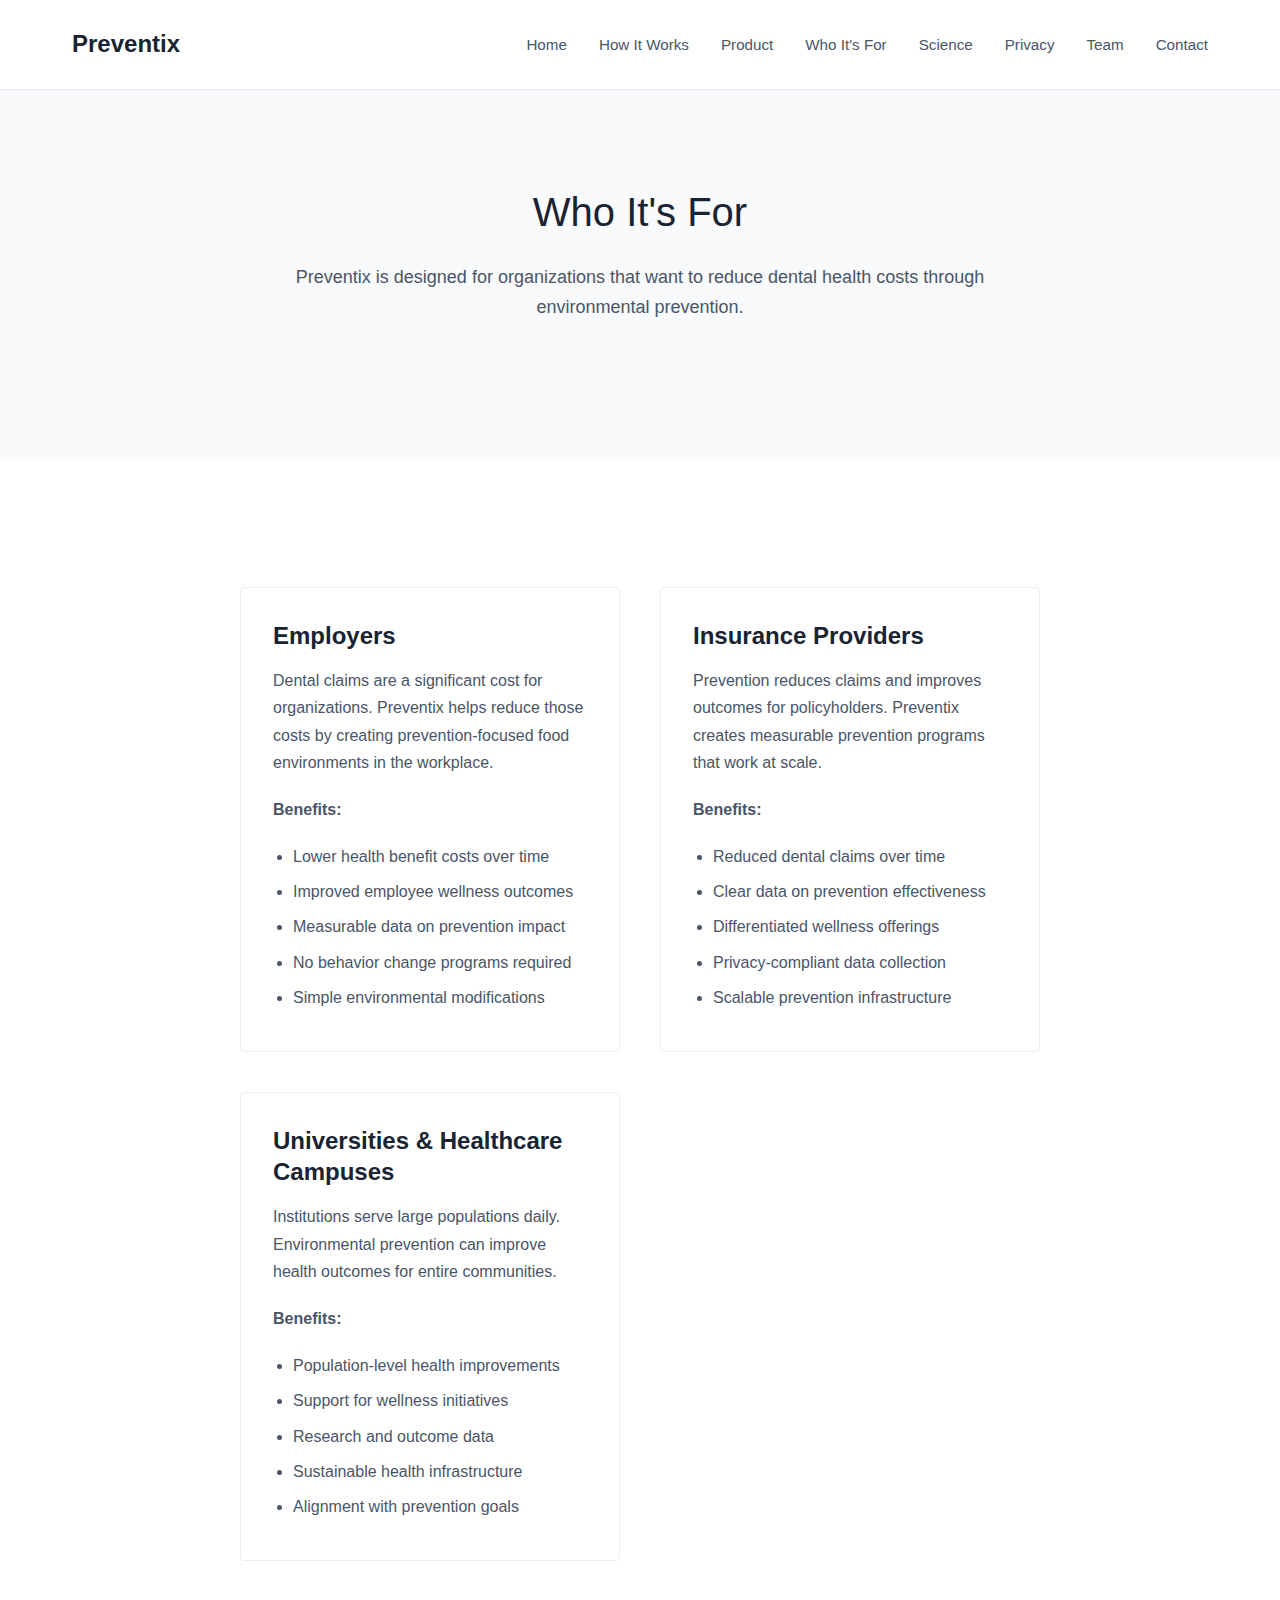
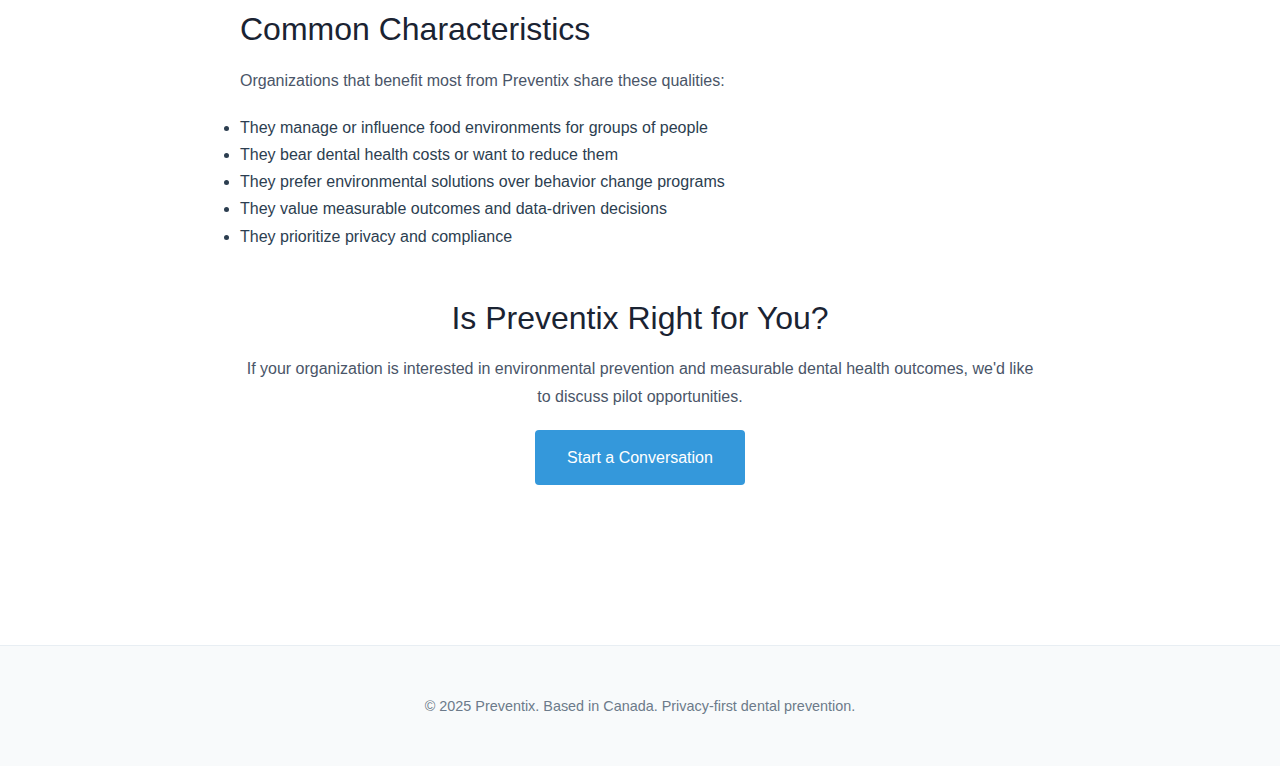
<file: who-its-for.html>
<!DOCTYPE html>
<html lang="en">
<head>
    <meta charset="UTF-8">
    <meta name="viewport" content="width=device-width, initial-scale=1.0">
    <title>Who It's For - Preventix</title>
    <meta name="description" content="Preventix serves employers, insurance providers, and institutions seeking measurable dental prevention.">
    <link rel="stylesheet" href="css/styles.css">
</head>
<body>
    <header>
        <nav>
            <div class="logo">Preventix</div>
            <ul class="nav-links">
                <li><a href="index.html">Home</a></li>
                <li><a href="how-it-works.html">How It Works</a></li>
                <li><a href="product.html">Product</a></li>
                <li><a href="who-its-for.html">Who It's For</a></li>
                <li><a href="science.html">Science</a></li>
                <li><a href="privacy.html">Privacy</a></li>
                <li><a href="team.html">Team</a></li>
                <li><a href="contact.html">Contact</a></li>
            </ul>
        </nav>
    </header>

    <main>
        <section class="hero">
            <div class="container">
                <h1>Who It's For</h1>
                <p>Preventix is designed for organizations that want to reduce dental health costs through environmental prevention.</p>
            </div>
        </section>

        <section>
            <div class="container">
                <div class="content-section">
                    <div class="segments">
                        <div class="segment">
                            <h3>Employers</h3>
                            <p>Dental claims are a significant cost for organizations. Preventix helps reduce those costs by creating prevention-focused food environments in the workplace.</p>
                            <p><strong>Benefits:</strong></p>
                            <ul>
                                <li>Lower health benefit costs over time</li>
                                <li>Improved employee wellness outcomes</li>
                                <li>Measurable data on prevention impact</li>
                                <li>No behavior change programs required</li>
                                <li>Simple environmental modifications</li>
                            </ul>
                        </div>

                        <div class="segment">
                            <h3>Insurance Providers</h3>
                            <p>Prevention reduces claims and improves outcomes for policyholders. Preventix creates measurable prevention programs that work at scale.</p>
                            <p><strong>Benefits:</strong></p>
                            <ul>
                                <li>Reduced dental claims over time</li>
                                <li>Clear data on prevention effectiveness</li>
                                <li>Differentiated wellness offerings</li>
                                <li>Privacy-compliant data collection</li>
                                <li>Scalable prevention infrastructure</li>
                            </ul>
                        </div>

                        <div class="segment">
                            <h3>Universities & Healthcare Campuses</h3>
                            <p>Institutions serve large populations daily. Environmental prevention can improve health outcomes for entire communities.</p>
                            <p><strong>Benefits:</strong></p>
                            <ul>
                                <li>Population-level health improvements</li>
                                <li>Support for wellness initiatives</li>
                                <li>Research and outcome data</li>
                                <li>Sustainable health infrastructure</li>
                                <li>Alignment with prevention goals</li>
                            </ul>
                        </div>
                    </div>

                    <div class="mt-3">
                        <h2>Common Characteristics</h2>
                        <p>Organizations that benefit most from Preventix share these qualities:</p>
                        <ul>
                            <li>They manage or influence food environments for groups of people</li>
                            <li>They bear dental health costs or want to reduce them</li>
                            <li>They prefer environmental solutions over behavior change programs</li>
                            <li>They value measurable outcomes and data-driven decisions</li>
                            <li>They prioritize privacy and compliance</li>
                        </ul>
                    </div>

                    <div class="mt-3 text-center">
                        <h2>Is Preventix Right for You?</h2>
                        <p>If your organization is interested in environmental prevention and measurable dental health outcomes, we'd like to discuss pilot opportunities.</p>
                        <a href="contact.html" class="btn">Start a Conversation</a>
                    </div>
                </div>
            </div>
        </section>
    </main>

    <footer>
        <div class="container">
            <p>&copy; 2025 Preventix. Based in Canada. Privacy-first dental prevention.</p>
        </div>
    </footer>
</body>
</html>
</file>
<file: css/styles.css>
/* Preventix - Clean, Minimal Professional Styling */

/* Reset and Base Styles */
* {
    margin: 0;
    padding: 0;
    box-sizing: border-box;
}

body {
    font-family: -apple-system, BlinkMacSystemFont, 'Segoe UI', 'Helvetica Neue', Arial, sans-serif;
    line-height: 1.7;
    color: #2c3e50;
    background-color: #ffffff;
    font-size: 16px;
}

/* Typography */
h1, h2, h3, h4, h5, h6 {
    font-weight: 600;
    line-height: 1.3;
    margin-bottom: 1rem;
    color: #1a2332;
}

h1 {
    font-size: 2.5rem;
    font-weight: 500;
}

h2 {
    font-size: 2rem;
    font-weight: 500;
}

h3 {
    font-size: 1.5rem;
}

p {
    margin-bottom: 1.25rem;
    color: #4a5568;
}

a {
    color: #3498db;
    text-decoration: none;
    transition: color 0.2s ease;
}

a:hover {
    color: #2980b9;
}

/* Header and Navigation */
header {
    background-color: #ffffff;
    border-bottom: 1px solid #e8eef3;
    padding: 1.5rem 0;
    position: sticky;
    top: 0;
    z-index: 100;
}

nav {
    max-width: 1200px;
    margin: 0 auto;
    padding: 0 2rem;
    display: flex;
    justify-content: space-between;
    align-items: center;
}

.logo {
    font-size: 1.5rem;
    font-weight: 600;
    color: #1a2332;
}

.nav-links {
    display: flex;
    gap: 2rem;
    list-style: none;
}

.nav-links a {
    color: #4a5568;
    font-size: 0.95rem;
    transition: color 0.2s ease;
}

.nav-links a:hover {
    color: #3498db;
}

/* Main Container */
.container {
    max-width: 1200px;
    margin: 0 auto;
    padding: 0 2rem;
}

/* Hero Section */
.hero {
    padding: 6rem 0;
    text-align: center;
    background-color: #f8fafb;
}

.hero h1 {
    margin-bottom: 1.5rem;
    max-width: 800px;
    margin-left: auto;
    margin-right: auto;
}

.hero p {
    font-size: 1.125rem;
    max-width: 700px;
    margin: 0 auto 2.5rem;
    color: #4a5568;
}

/* Sections */
section {
    padding: 5rem 0;
}

.section-title {
    text-align: center;
    margin-bottom: 3rem;
}

.content-section {
    max-width: 800px;
    margin: 0 auto;
}

/* Pillars / Cards */
.pillars {
    display: grid;
    grid-template-columns: repeat(auto-fit, minmax(250px, 1fr));
    gap: 2rem;
    margin: 3rem 0;
}

.pillar {
    padding: 2rem;
    background-color: #f8fafb;
    border: 1px solid #e8eef3;
    border-radius: 4px;
}

.pillar h3 {
    color: #3498db;
    margin-bottom: 0.75rem;
    font-size: 1.25rem;
}

.pillar p {
    font-size: 0.95rem;
    margin-bottom: 0;
}

/* Steps */
.steps {
    margin: 3rem 0;
}

.step {
    margin-bottom: 2.5rem;
    padding-left: 3rem;
    position: relative;
}

.step::before {
    content: attr(data-number);
    position: absolute;
    left: 0;
    top: 0;
    width: 2rem;
    height: 2rem;
    background-color: #e8f4f8;
    color: #3498db;
    border-radius: 50%;
    display: flex;
    align-items: center;
    justify-content: center;
    font-weight: 600;
    font-size: 0.9rem;
}

.step h3 {
    margin-bottom: 0.5rem;
}

/* Target Segments */
.segments {
    display: grid;
    grid-template-columns: repeat(auto-fit, minmax(300px, 1fr));
    gap: 2.5rem;
    margin: 3rem 0;
}

.segment {
    padding: 2rem;
    background-color: #ffffff;
    border: 1px solid #e8eef3;
    border-radius: 4px;
}

.segment h3 {
    color: #1a2332;
    margin-bottom: 1rem;
}

.segment ul {
    margin-left: 1.25rem;
    margin-bottom: 0;
}

.segment li {
    margin-bottom: 0.5rem;
    color: #4a5568;
}

/* Privacy Section */
.privacy-features {
    background-color: #f8fafb;
    padding: 2rem;
    border-left: 3px solid #52b788;
    margin: 2rem 0;
}

.privacy-features ul {
    margin-left: 1.5rem;
}

.privacy-features li {
    margin-bottom: 0.75rem;
    color: #4a5568;
}

/* Team */
.team-grid {
    display: grid;
    grid-template-columns: repeat(auto-fit, minmax(250px, 1fr));
    gap: 2.5rem;
    margin: 3rem 0;
}

.team-member {
    text-align: center;
}

.team-member h3 {
    margin-bottom: 0.25rem;
    font-size: 1.25rem;
}

.team-member .role {
    color: #3498db;
    font-size: 0.9rem;
    margin-bottom: 0.75rem;
}

.team-member p {
    font-size: 0.95rem;
    text-align: left;
}

/* Contact Form */
.contact-form {
    max-width: 600px;
    margin: 2rem auto;
    padding: 2.5rem;
    background-color: #f8fafb;
    border-radius: 4px;
}

.form-group {
    margin-bottom: 1.5rem;
}

.form-group label {
    display: block;
    margin-bottom: 0.5rem;
    color: #1a2332;
    font-weight: 500;
}

.form-group input,
.form-group textarea {
    width: 100%;
    padding: 0.75rem;
    border: 1px solid #d1dce5;
    border-radius: 4px;
    font-family: inherit;
    font-size: 1rem;
    transition: border-color 0.2s ease;
}

.form-group input:focus,
.form-group textarea:focus {
    outline: none;
    border-color: #3498db;
}

.form-group textarea {
    min-height: 150px;
    resize: vertical;
}

/* Buttons */
.btn {
    display: inline-block;
    padding: 0.875rem 2rem;
    background-color: #3498db;
    color: #ffffff;
    border: none;
    border-radius: 4px;
    font-size: 1rem;
    font-weight: 500;
    cursor: pointer;
    transition: background-color 0.2s ease;
}

.btn:hover {
    background-color: #2980b9;
    color: #ffffff;
}

.btn-secondary {
    background-color: #f8fafb;
    color: #3498db;
    border: 1px solid #3498db;
}

.btn-secondary:hover {
    background-color: #e8f4f8;
    color: #2980b9;
}

/* Footer */
footer {
    background-color: #f8fafb;
    border-top: 1px solid #e8eef3;
    padding: 3rem 0;
    margin-top: 5rem;
    text-align: center;
}

footer p {
    color: #6c7a8a;
    font-size: 0.9rem;
    margin-bottom: 0;
}

/* Utility Classes */
.text-center {
    text-align: center;
}

.mb-2 {
    margin-bottom: 2rem;
}

.mt-3 {
    margin-top: 3rem;
}

/* Responsive Design */
@media (max-width: 768px) {
    h1 {
        font-size: 2rem;
    }

    h2 {
        font-size: 1.75rem;
    }

    .nav-links {
        flex-wrap: wrap;
        gap: 1rem;
        justify-content: center;
    }

    .hero {
        padding: 4rem 0;
    }

    section {
        padding: 3rem 0;
    }

    .pillars,
    .segments,
    .team-grid {
        grid-template-columns: 1fr;
    }

    .step {
        padding-left: 2.5rem;
    }
}

@media (max-width: 480px) {
    nav {
        flex-direction: column;
        gap: 1rem;
    }

    .container {
        padding: 0 1.5rem;
    }

    .contact-form {
        padding: 1.5rem;
    }
}
</file>
